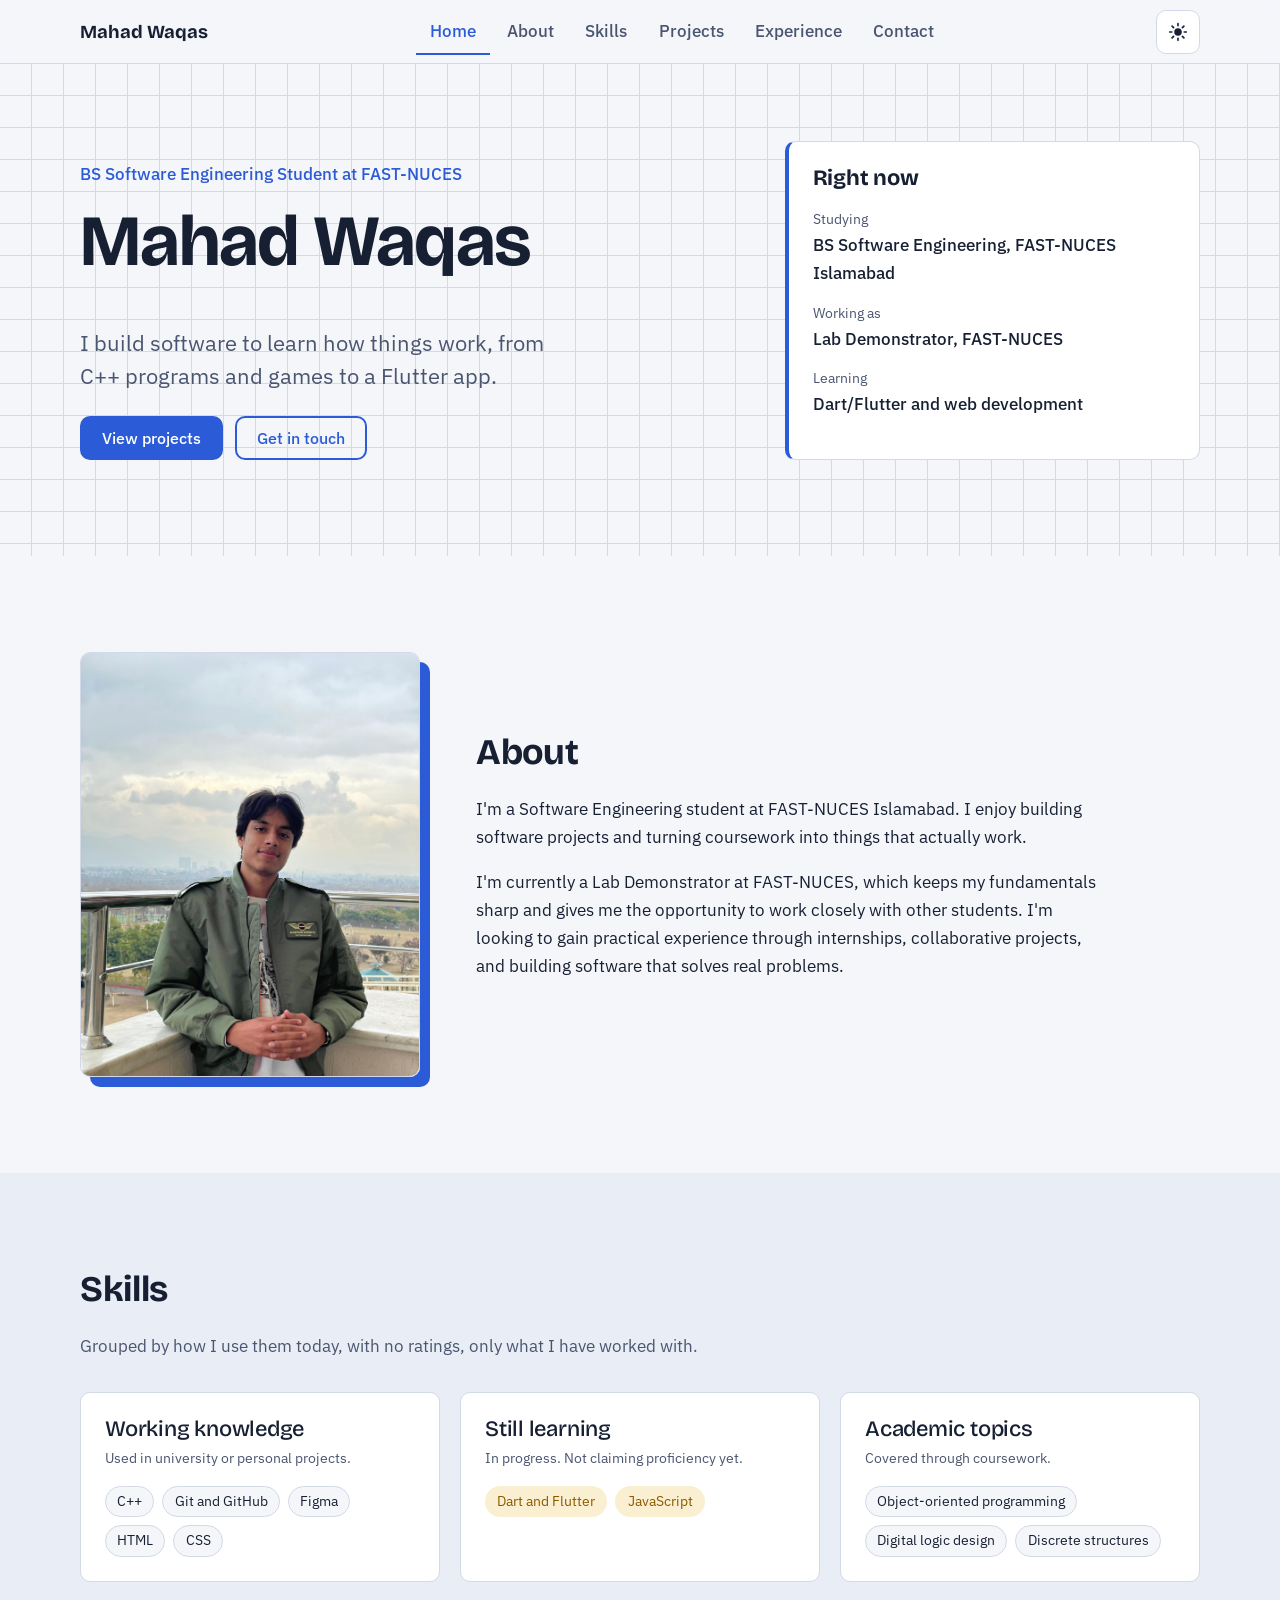
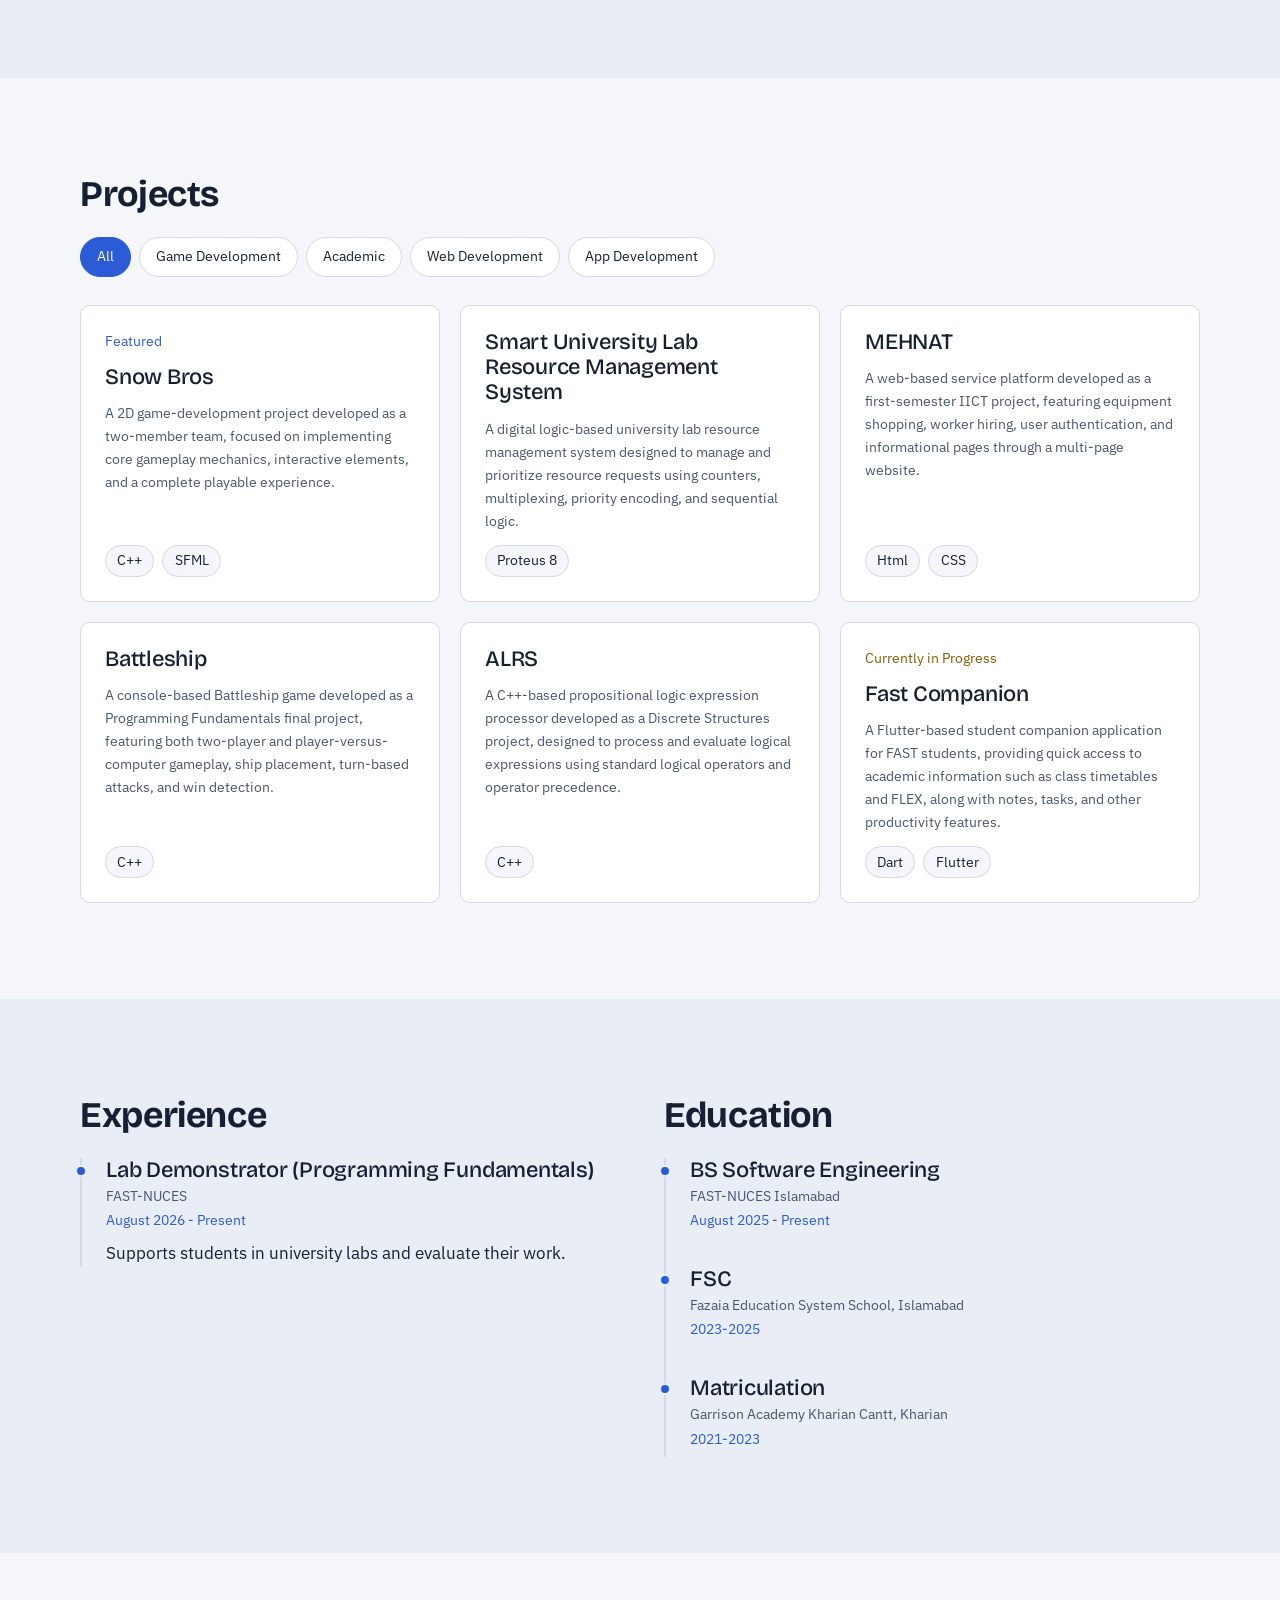
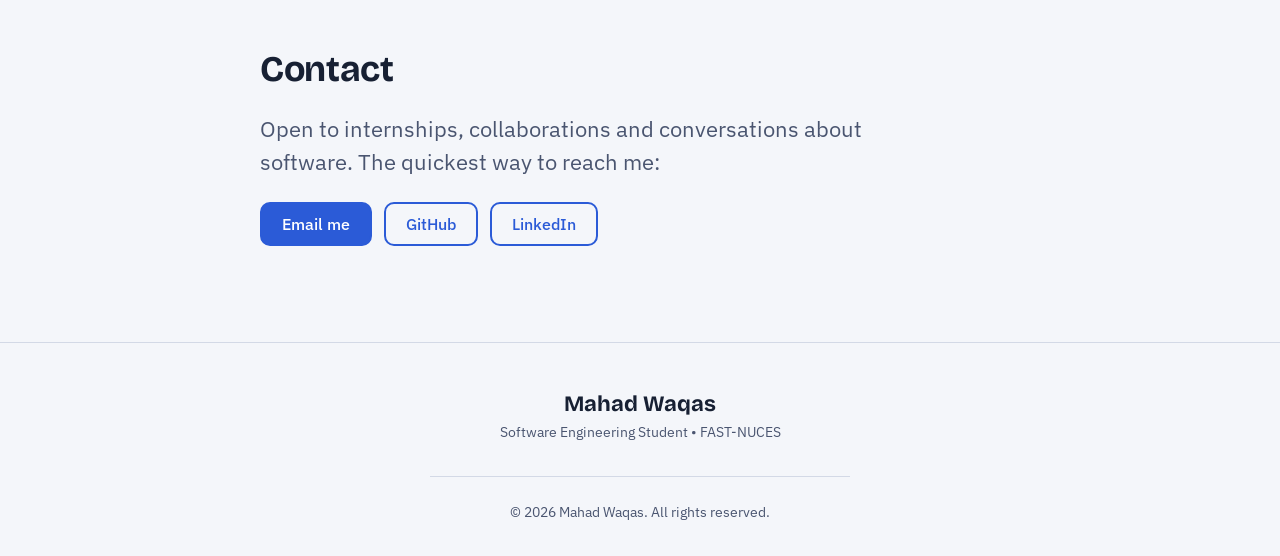
<file: index.html>
<!DOCTYPE html>
<html lang="en">
<head>
  <meta charset="utf-8">
  <meta name="viewport" content="width=device-width, initial-scale=1">
  <title>Mahad Waqas | Software Engineering Student &amp; Developer</title>
  <meta name="description" content="Portfolio of Mahad Waqas, BS Software Engineering student at FAST-NUCES Islamabad. Projects in C++, game development, digital logic design and Flutter.">
  <link rel="canonical" href="https://mahadwaqas.dev/">
  <meta property="og:type" content="website">
  <meta property="og:url" content="https://mahadwaqas.dev/">
  <meta property="og:title" content="Mahad Waqas | Developer Portfolio">
  <meta property="og:site_name" content="Mahad Waqas">
  <meta property="og:description" content="BS Software Engineering student at FAST-NUCES. Selected projects, skills and experience.">
  <meta property="og:image" content="https://mahadwaqas.dev/assets/images/og-preview.png">
  <meta property="og:image:alt" content="Mahad Waqas, Software Engineering student and developer">
  <meta name="twitter:card" content="summary_large_image">
  <meta name="theme-color" content="#f4f6fa">
  <link rel="icon" href="assets/icons/favicon.svg" type="image/svg+xml">
  <link rel="preconnect" href="https://fonts.googleapis.com">
  <link rel="preconnect" href="https://fonts.gstatic.com" crossorigin>
  <link rel="stylesheet" href="https://fonts.googleapis.com/css2?family=Bricolage+Grotesque:wght@500;700&family=IBM+Plex+Sans:wght@400;500&display=swap">
  <link rel="stylesheet" href="css/base.css">
  <link rel="stylesheet" href="css/layout.css">
  <link rel="stylesheet" href="css/components.css">
  <script>try{var t=localStorage.getItem("theme");if(t)document.documentElement.dataset.theme=t}catch(e){}</script>
</head>
<body>
  <a class="skip-link" href="#main">Skip to content</a>

  <header class="site-header" id="top">
    <div class="container header-inner">
      <a class="brand" href="#home" aria-label="Mahad Waqas, back to top">Mahad Waqas</a>
      <nav id="site-nav" class="site-nav" aria-label="Main">
        <ul id="nav-list"></ul>
      </nav>
      <div class="header-actions">
        <button class="icon-btn" id="theme-toggle" type="button" aria-label="Switch to dark theme" data-mode="light">
          <svg class="icon-sun" viewBox="0 0 24 24" width="20" height="20" aria-hidden="true"><circle cx="12" cy="12" r="4.5" fill="currentColor"/><path fill="none" stroke="currentColor" stroke-width="2" stroke-linecap="round" d="M12 2v2.5M12 19.5V22M2 12h2.5M19.5 12H22M4.9 4.9l1.8 1.8M17.3 17.3l1.8 1.8M4.9 19.1l1.8-1.8M17.3 6.7l1.8-1.8"/></svg>
          <svg class="icon-moon" viewBox="0 0 24 24" width="20" height="20" aria-hidden="true"><path fill="currentColor" d="M21 13.5A9 9 0 1 1 10.5 3a7 7 0 0 0 10.5 10.5z"/></svg>
        </button>
        <button class="icon-btn nav-toggle" id="nav-toggle" type="button" aria-label="Open menu" aria-expanded="false" aria-controls="site-nav">
          <svg viewBox="0 0 24 24" width="20" height="20" aria-hidden="true"><path fill="none" stroke="currentColor" stroke-width="2" stroke-linecap="round" d="M4 7h16M4 12h16M4 17h16"/></svg>
        </button>
      </div>
    </div>
  </header>

  <main id="main">
    <section class="hero" id="home" aria-labelledby="hero-title">
      <div class="container hero-inner">
        <div class="hero-copy">
          <p class="hero-role" id="hero-role"></p>
          <h1 id="hero-title"></h1>
          <p class="lead" id="hero-intro"></p>
          <div class="btn-row">
            <a class="btn btn-primary" href="#projects">View projects</a>
            <a class="btn btn-secondary" href="#contact">Get in touch</a>
          </div>
        </div>
        <aside class="now-card" aria-label="Current status">
          <h2>Right now</h2>
          <dl id="now-list"></dl>
        </aside>
      </div>
    </section>

    <section class="section" id="about" aria-labelledby="about-title">
  <div class="container about-grid">
    <figure class="about-photo">
      <img src="assets/images/Mahad.jpg" alt="Portrait of Mahad Waqas" width="400" height="500" loading="lazy">
    </figure>
    <div class="about-text">
      <h2 id="about-title">About</h2>
      <div class="prose" id="about-body"></div>
    </div>
  </div>
</section>

    <section class="section section-alt" id="skills" aria-labelledby="skills-title">
      <div class="container">
        <h2 id="skills-title">Skills</h2>
        <p class="section-note">Grouped by how I use them today, with no ratings, only what I have worked with.</p>
        <div class="skill-groups" id="skills-body"></div>
      </div>
    </section>

    <section class="section" id="projects" aria-labelledby="projects-title">
      <div class="container">
        <h2 id="projects-title">Projects</h2>
        <div class="filters" id="project-filters" role="group" aria-label="Filter projects by category"></div>
        <div class="project-grid" id="project-grid"></div>
      </div>
    </section>

    <section class="section section-alt" id="experience" aria-labelledby="exp-title">
      <div class="container two-col">
        <div>
          <h2 id="exp-title">Experience</h2>
          <ol class="timeline" id="experience-body"></ol>
        </div>
        <div id="education">
          <h2>Education</h2>
          <ol class="timeline" id="education-body"></ol>
        </div>
      </div>
    </section>

    <section class="section" id="contact" aria-labelledby="contact-title">
      <div class="container narrow">
        <h2 id="contact-title">Contact</h2>
        <p class="lead" id="contact-intro"></p>
        <div class="btn-row" id="contact-links"></div>
      </div>
    </section>
  </main>

  <footer class="site-footer">
  <div class="container footer-inner">
    <p class="footer-name" id="footer-name"></p>
    <p class="footer-sub" id="footer-sub"></p>
    
    
    <p class="footer-copy" id="footer-note"></p>
  </div>
</footer>

  <dialog class="project-dialog" id="project-dialog" aria-labelledby="dialog-title">
    <div id="dialog-body"></div>
  </dialog>

  <script src="js/data.js"></script>
  <script src="js/render.js"></script>
  <script src="js/ui.js"></script>
  <script src="js/main.js"></script>
</body>
</html>
</file>
<file: css/base.css>
/* base.css: design tokens, reset, typography, themes */
:root {
  --bg: #f4f6fa;
  --bg-alt: #e9edf5;
  --surface: #ffffff;
  --ink: #172033;
  --ink-soft: #4a5570;
  --line: #d3d9e6;
  --accent: #2b5bd7;
  --accent-ink: #ffffff;
  --learning: #8a5a00;
  --learning-bg: #fbefd2;

  --font-head: "Bricolage Grotesque", "Segoe UI", system-ui, sans-serif;
  --font-body: "IBM Plex Sans", "Segoe UI", system-ui, sans-serif;

  --step--1: 0.875rem;
  --step-0: 1.0625rem;
  --step-1: 1.375rem;
  --step-2: clamp(1.75rem, 3vw, 2.25rem);
  --step-3: clamp(2.5rem, 7vw, 4.5rem);

  --space: clamp(3.5rem, 8vw, 6rem);
  --radius: 10px;
  --header-h: 64px;
}
:root[data-theme="dark"] {
  --bg: #0f1526; --bg-alt: #151d33; --surface: #1a2340;
  --ink: #e8ecf7; --ink-soft: #a9b3cf; --line: #2c3757;
  --accent: #8fb0ff; --accent-ink: #0f1526;
  --learning: #f2c46d; --learning-bg: #3a2f14;
}
@media (prefers-color-scheme: dark) {
  :root:not([data-theme="light"]) {
    --bg: #0f1526; --bg-alt: #151d33; --surface: #1a2340;
    --ink: #e8ecf7; --ink-soft: #a9b3cf; --line: #2c3757;
    --accent: #8fb0ff; --accent-ink: #0f1526;
    --learning: #f2c46d; --learning-bg: #3a2f14;
  }
}

*, *::before, *::after { box-sizing: border-box; }
html { scroll-behavior: smooth; scroll-padding-top: calc(var(--header-h) + 12px); }
body {
  margin: 0; background: var(--bg); color: var(--ink);
  font: 400 var(--step-0)/1.65 var(--font-body);
  -webkit-font-smoothing: antialiased;
}
h1, h2, h3 { font-family: var(--font-head); line-height: 1.15; margin: 0 0 .6em; letter-spacing: -0.01em; }
h1 { font-size: var(--step-3); font-weight: 700; }
h2 { font-size: var(--step-2); font-weight: 700; }
h3 { font-size: var(--step-1); font-weight: 500; }
p { margin: 0 0 1em; max-width: 68ch; }
a { color: var(--accent); text-underline-offset: 3px; }
img { max-width: 100%; height: auto; display: block; }
ul, ol { margin: 0; padding: 0; list-style: none; }

:focus-visible { outline: 3px solid var(--accent); outline-offset: 3px; border-radius: 4px; }

@media (prefers-reduced-motion: reduce) {
  html { scroll-behavior: auto; }
  *, *::before, *::after { animation: none !important; transition: none !important; }
}
</file>
<file: css/layout.css>
/* layout.css: page structure, header, sections, grids, footer */
.container { width: min(1120px, 100% - 2.5rem); margin-inline: auto; }
.narrow { max-width: 760px; }

.skip-link { position: absolute; left: 1rem; top: -4rem; background: var(--accent); color: var(--accent-ink); padding: .6rem 1rem; border-radius: var(--radius); z-index: 100; }
.skip-link:focus { top: .75rem; }

.site-header { position: sticky; top: 0; z-index: 50; height: var(--header-h); background: color-mix(in srgb, var(--bg) 92%, transparent); backdrop-filter: blur(8px); border-bottom: 1px solid var(--line); }
.header-inner { display: flex; align-items: center; justify-content: space-between; height: 100%; gap: 1rem; }
.brand { font: 700 1.15rem var(--font-head); color: var(--ink); text-decoration: none; }
.site-nav ul { display: flex; gap: .25rem; }
.header-actions { display: flex; gap: .5rem; }
.header-actions .nav-toggle { display: none; }

@media (max-width: 767px) {
  .header-actions .nav-toggle { display: inline-flex; }
  .site-nav { position: absolute; inset: var(--header-h) 0 auto 0; background: var(--bg); border-bottom: 1px solid var(--line); display: none; padding: .5rem 1.25rem 1rem; }
  .site-nav.open { display: block; }
  .site-nav ul { flex-direction: column; }
}

.section { padding-block: var(--space); }
.section-alt { background: var(--bg-alt); }
.section-note { color: var(--ink-soft); margin-bottom: 2rem; }

.hero { padding-block: calc(var(--space) * .8) var(--space);
  background-image: linear-gradient(var(--line) 1px, transparent 1px), linear-gradient(90deg, var(--line) 1px, transparent 1px);
  background-size: 32px 32px; background-position: -1px -1px; }
.hero-inner { display: grid; gap: 2.5rem; align-items: end; }
@media (min-width: 900px) { .hero-inner { grid-template-columns: 1.6fr 1fr; } }

.skill-groups { display: grid; gap: 1.25rem; }
.project-grid { display: grid; gap: 1.25rem; }
.two-col { display: grid; gap: 3rem; }
@media (min-width: 640px) { .skill-groups, .project-grid { grid-template-columns: repeat(2, 1fr); } }
@media (min-width: 1024px) { .project-grid { grid-template-columns: repeat(3, 1fr); } .skill-groups { grid-template-columns: repeat(3, 1fr); } }
@media (min-width: 900px) { .two-col { grid-template-columns: 1fr 1fr; } }

.site-footer { border-top: 1px solid var(--line); padding-block: 3rem 2rem; text-align: center; color: var(--ink-soft); font-size: var(--step--1); }
.footer-inner p { margin: 0 auto; }
.footer-name { font: 700 var(--step-1) var(--font-head); color: var(--ink); }
.footer-sub { margin-top: .25rem !important; }


.footer-copy { margin-top: 2rem !important; padding-top: 1.5rem; border-top: 1px solid var(--line); max-width: 420px; }

.about-grid { display: grid; gap: 2rem; align-items: center; }
@media (min-width: 800px) { .about-grid { grid-template-columns: 340px 1fr; gap: 3.5rem; } }

.about-photo { margin: 0; }
.about-photo img {
  width: 100%; aspect-ratio: 4 / 5; object-fit: cover;
  border-radius: var(--radius); border: 1px solid var(--line);
  box-shadow: 10px 10px 0 var(--accent);
}
</file>
<file: css/components.css>
/* components.css: buttons, cards, chips, timeline, dialog */
.btn-row { display: flex; flex-wrap: wrap; gap: .75rem; margin-top: 1.5rem; }
.btn { display: inline-flex; align-items: center; min-height: 44px; padding: .55rem 1.25rem; border-radius: var(--radius); font: 500 1rem var(--font-body); text-decoration: none; border: 2px solid var(--accent); cursor: pointer; transition: background .15s, color .15s, transform .1s; }
.btn-primary { background: var(--accent); color: var(--accent-ink); }
.btn-primary:hover { filter: brightness(1.1); }
.btn-secondary { background: transparent; color: var(--accent); }
.btn-secondary:hover { background: var(--accent); color: var(--accent-ink); }
.btn:active { transform: translateY(1px); }

.icon-btn { display: inline-flex; align-items: center; justify-content: center; width: 44px; height: 44px; border-radius: var(--radius); border: 1px solid var(--line); background: var(--surface); color: var(--ink); cursor: pointer; }
.icon-btn:hover { border-color: var(--accent); color: var(--accent); }

.site-nav a { display: block; padding: .6rem .85rem; color: var(--ink-soft); text-decoration: none; border-radius: 6px; font-weight: 500; }
.site-nav a:hover { color: var(--ink); }
.site-nav a[aria-current="true"] { color: var(--accent); box-shadow: inset 0 -2px 0 var(--accent); border-radius: 0; }

.hero-role { color: var(--accent); font-weight: 500; margin-bottom: .75rem; }
.lead { font-size: var(--step-1); line-height: 1.5; color: var(--ink-soft); max-width: 36ch; }
#contact-intro { max-width: 52ch; }

.now-card { background: var(--surface); border: 1px solid var(--line); border-left: 4px solid var(--accent); border-radius: var(--radius); padding: 1.5rem; }
.now-card h2 { font-size: var(--step-1); }
.now-card dt { font-size: var(--step--1); color: var(--ink-soft); }
.now-card dd { margin: 0 0 .9rem; font-weight: 500; }
.now-card dd:last-child { margin-bottom: 0; }

.prose p { max-width: 62ch; }

.skill-group, .card { background: var(--surface); border: 1px solid var(--line); border-radius: var(--radius); padding: 1.5rem; }
.skill-group h3 { font-size: var(--step-1); margin-bottom: .25rem; }
.skill-group .group-note { font-size: var(--step--1); color: var(--ink-soft); margin-bottom: 1rem; }
.chips { display: flex; flex-wrap: wrap; gap: .5rem; }
.chip { display: inline-block; padding: .2rem .7rem; border: 1px solid var(--line); border-radius: 999px; font-size: var(--step--1); background: var(--bg); }
.chip.learning { background: var(--learning-bg); color: var(--learning); border-color: transparent; }

.filters { display: flex; flex-wrap: wrap; gap: .5rem; margin-bottom: 1.75rem; }
.filter-btn { min-height: 40px; padding: .3rem 1rem; border-radius: 999px; border: 1px solid var(--line); background: var(--surface); color: var(--ink); font: inherit; font-size: var(--step--1); cursor: pointer; }
.filter-btn:hover { border-color: var(--accent); }
.filter-btn[aria-pressed="true"] { background: var(--accent); color: var(--accent-ink); border-color: var(--accent); }

.project-card { display: flex; flex-direction: column; gap: .75rem; text-align: left; width: 100%; font: inherit; color: inherit; cursor: pointer; transition: border-color .15s, transform .15s; }
.project-card:hover { border-color: var(--accent); transform: translateY(-2px); }
.project-card h3 { margin: 0; }
.project-card p { margin: 0; color: var(--ink-soft); font-size: var(--step--1); flex: 1; }
.project-card[hidden] { display: none; }
.status { font-size: var(--step--1); color: var(--learning); }
.status.featured { color: var(--accent); }

.timeline { border-left: 2px solid var(--line); padding-left: 1.5rem; display: grid; gap: 1.75rem; }
.timeline li { position: relative; }
.timeline li::before { content: ""; position: absolute; left: calc(-1.5rem - 7px); top: .45rem; width: 12px; height: 12px; border-radius: 50%; background: var(--accent); border: 2px solid var(--bg-alt); }
.timeline h3 { margin-bottom: .1rem; }
.timeline .meta { color: var(--ink-soft); font-size: var(--step--1); margin-bottom: .1rem; }
.timeline .meta + .meta { margin-bottom: .4rem; color: var(--accent); }
.timeline p { margin: 0; }

.project-dialog { width: min(680px, 100% - 2rem); max-height: 88vh; padding: 0; border: 1px solid var(--line); border-radius: var(--radius); background: var(--surface); color: var(--ink); }
.project-dialog::backdrop { background: rgb(10 14 28 / .6); }
.project-dialog[open] { animation: pop .18s ease-out; }
@keyframes pop { from { opacity: 0; transform: translateY(8px); } }
.dialog-inner { padding: 1.75rem; }
.dialog-head { display: flex; justify-content: space-between; gap: 1rem; align-items: start; }
.dialog-inner h4 { font: 700 var(--step-0) var(--font-head); margin: 1.25rem 0 .35rem; }
.dialog-inner p { max-width: none; margin-bottom: .5rem; }
.dialog-inner ul { list-style: disc; padding-left: 1.25rem; }
.gallery { display: flex; gap: .75rem; margin-top: .5rem; overflow-x: auto; scroll-snap-type: x mandatory; overscroll-behavior-x: contain; padding-bottom: .5rem; }
.gallery { align-items: center; gap: 0; scrollbar-width: thin; scrollbar-color: var(--line) transparent; }
.gallery > * { flex: 0 0 100%; width: 100%; min-width: 0; scroll-snap-align: center; scroll-snap-stop: always; height: auto; max-height: 65vh; object-fit: contain; background: var(--bg-alt); border-radius: 8px; border: 1px solid var(--line); }
.gallery > video { aspect-ratio: 16 / 9; background: #000; }
.tbd { color: var(--ink-soft); font-style: italic; }

#theme-toggle .icon-moon { display: none; }
#theme-toggle[data-mode="dark"] .icon-sun { display: none; }
#theme-toggle[data-mode="dark"] .icon-moon { display: block; }
.contact-note { margin: 1rem 0 0; color: var(--ink-soft); font-size: var(--step--1); }

.gallery img { cursor: zoom-in; }
.lightbox { position: fixed; inset: 0; z-index: 10; display: flex; align-items: center; justify-content: center; background: rgb(0 0 0 / .94); cursor: zoom-out; }
.lightbox[hidden] { display: none; }
.lightbox img { max-width: 100%; max-height: 100%; width: auto; object-fit: contain; border: 0; }
.lightbox-close { position: absolute; top: 1rem; right: 1rem; }
.lightbox { touch-action: none; }
.lightbox img { transform-origin: center; will-change: transform; user-select: none; -webkit-user-drag: none; }

.carousel { position: relative; margin-top: .5rem; }
.carousel .gallery { margin-top: 0; padding-bottom: 0; scrollbar-width: none; }
.carousel .gallery::-webkit-scrollbar { display: none; }
.carousel-btn { position: absolute; top: calc((100% - 2rem) / 2); transform: translateY(-50%); z-index: 2; width: 44px; height: 44px; border-radius: 50%; border: 1px solid rgb(255 255 255 / .25); background: rgb(10 14 28 / .6); color: #fff; font: 400 2rem/1 var(--font-body); padding-bottom: 4px; cursor: pointer; opacity: 0; transition: opacity .2s, background .15s; backdrop-filter: blur(4px); }
.carousel-btn.prev { left: .6rem; }
.carousel-btn.next { right: .6rem; }
.carousel:hover .carousel-btn, .carousel:focus-within .carousel-btn { opacity: 1; }
.carousel-btn:hover { background: var(--accent); color: var(--accent-ink); }
.carousel-btn:disabled { opacity: 0 !important; pointer-events: none; }
@media (hover: none) { .carousel-btn { display: none; } }
.carousel-dots { height: 2rem; display: flex; justify-content: center; align-items: center; gap: .5rem; }
.dot { position: relative; width: 8px; height: 8px; padding: 0; border: 0; border-radius: 999px; background: var(--line); cursor: pointer; transition: width .25s, background .25s; }
.dot::before { content: ""; position: absolute; inset: -10px -4px; }
.dot:hover { background: var(--ink-soft); }
.dot[aria-current="true"] { width: 26px; background: var(--accent); }
</file>
